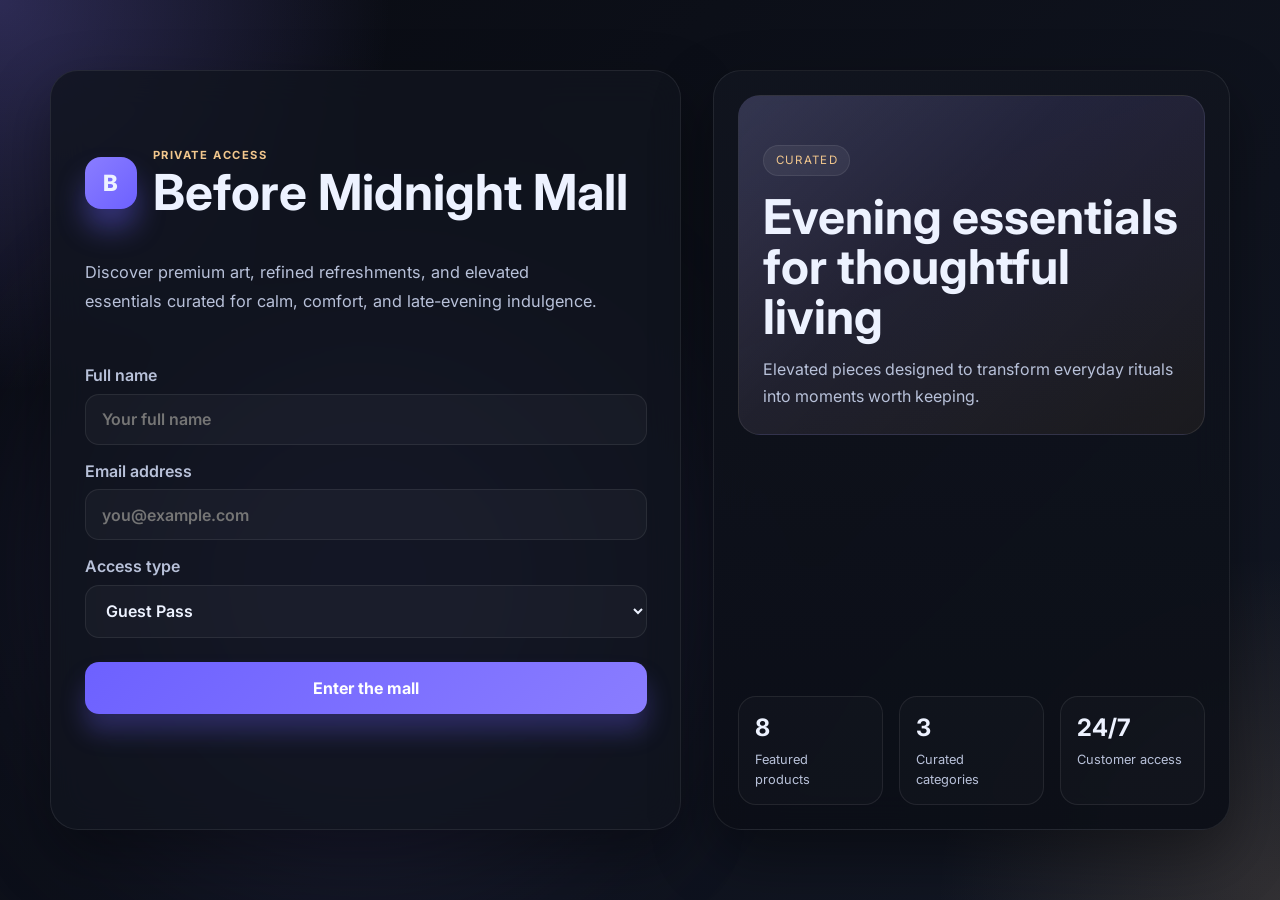
<file: before-midnight-mall/index.html>
<!DOCTYPE html>
<html lang="en">
  <head>
    <meta charset="UTF-8" />
    <meta name="viewport" content="width=device-width, initial-scale=1.0" />
    <title>Before Midnight Mall</title>
    <meta name="description" content="Before Midnight Mall brings curated art, refreshments, and evening essentials together in one refined shopping experience." />
    <link rel="preconnect" href="https://fonts.googleapis.com" />
    <link rel="preconnect" href="https://fonts.gstatic.com" crossorigin />
    <link href="https://fonts.googleapis.com/css2?family=Inter:wght@400;500;600;700;800&display=swap" rel="stylesheet" />
    <link rel="stylesheet" href="style.css" />
  </head>
  <body>
    <header class="site-header">
      <div class="container nav-wrap">
        <div class="brand">
          <span class="brand-mark">B</span>
          <span>Before Midnight Mall</span>
        </div>

        <nav class="main-nav" aria-label="Main navigation">
          <a href="#featured">Featured</a>
          <a href="#collections">Collections</a>
          <a href="#reviews">Reviews</a>
          <a href="#contact">Contact</a>
        </nav>

        <div class="account-shell">
          <span id="customerStatus" class="customer-status">Guest</span>
          <button id="guestLogoutBtn" class="cart-button secondary-logout" type="button" style="display: none;">Exit</button>
        </div>

        <button id="cartToggleButton" class="cart-button" type="button" aria-label="Open shopping cart">
          <span>Cart</span>
          <span id="cartCount" class="cart-count">0</span>
        </button>
      </div>
    </header>

    <main>
      <section class="hero">
        <div class="container hero-grid">
          <div class="hero-copy">
            <p class="eyebrow">Curated for better living</p>
            <h1>Thoughtful products for everyday rituals.</h1>
            <p class="hero-text">
              Discover elevated essentials that bring comfort, calm, and style into your home.
            </p>
            <div class="hero-actions">
              <a href="#featured" class="primary-btn">Shop now</a>
              <a href="#collections" class="secondary-btn">Explore collections</a>
            </div>
            <ul class="hero-meta">
              <li>Free shipping on orders over TZS 150,000</li>
              <li>30-day returns</li>
            </ul>
          </div>

          <div class="hero-visual" aria-label="Featured product showcase">
            <div class="hero-card feature-card">
              <img src="https://images.unsplash.com/photo-1517705008128-361805f42e86?auto=format&fit=crop&w=900&q=80" alt="Elegant featured product" />
              <div class="feature-card-copy">
                <span>Best seller</span>
                <h2>Black Devil with a Bright Smile</h2>
                <p>TZS 10,000</p>
              </div>
            </div>
          </div>
        </div>
      </section>

      <section class="trust-bar">
        <div class="container trust-grid">
          <div>Free shipping</div>
          <div>Small-batch design</div>
          <div>Premium materials</div>
          <div>Secure checkout</div>
        </div>
      </section>

      <section class="welcome-spotlight">
        <div class="container welcome-wrap">
          <div class="welcome-photo-frame welcome-night-scene" aria-label="Night scene illustration">
            <div class="night-sky-glow"></div>
            <div class="moon"></div>
            <div class="stars"></div>
          </div>

          <div class="welcome-copy">
            <p class="eyebrow">Welcome to Before Midnight Mall</p>
            <h2>Good evening, and thank you for being here.</h2>
            <p>
              We are delighted to welcome you to a quieter, more meaningful shopping experience where thoughtful
              living, premium design, and immersive details come together beautifully.
            </p>
            <p>
              Explore pieces chosen to make everyday moments feel more intentional, more comforting, and more special.
            </p>
            <a href="#featured" class="primary-btn">Explore the collection</a>
          </div>
        </div>
      </section>

      <section id="featured" class="catalog">
        <div class="container section-header">
          <div>
            <p class="eyebrow">Featured products</p>
            <h2>Our best-loved essentials</h2>
          </div>
          <a href="#collections" class="text-link">Browse all</a>
        </div>

        <div id="productGrid" class="product-grid" aria-live="polite"></div>
      </section>

      <section id="collections" class="collections">
        <div class="container section-header">
          <div>
            <p class="eyebrow">Shop by category</p>
            <h2>Art & refreshments for the evening ritual</h2>
          </div>
        </div>

        <div class="container collection-grid">
          <article class="collection-card">
            <div class="collection-image image-one"></div>
            <div class="collection-copy">
              <h3>Art & Objects</h3>
              <p>Curated pieces that add mood, story, and atmosphere to your space.</p>
            </div>
          </article>

          <article class="collection-card">
            <div class="collection-image image-two"></div>
            <div class="collection-copy">
              <h3>Refreshments</h3>
              <p>Thoughtful sips and midnight rituals made for slower evenings.</p>
            </div>
          </article>

          <article class="collection-card">
            <div class="collection-image image-three"></div>
            <div class="collection-copy">
              <h3>Studio Editions</h3>
              <p>Limited collections for cozy, intentional living and gifting.</p>
            </div>
          </article>
        </div>
      </section>

      <section id="reviews" class="reviews">
        <div class="container section-header narrow">
          <div>
            <p class="eyebrow">Customer love</p>
            <h2>People come back for the feeling</h2>
          </div>
        </div>

        <div class="container review-grid">
          <blockquote>
            “The quality is outstanding and the packaging feels premium. It instantly elevated my desk.”
            <footer>— Maya R.</footer>
          </blockquote>
          <blockquote>
            “I bought the candle and diffuser set for a gift, and it was such a beautiful experience.”
            <footer>— Jordan T.</footer>
          </blockquote>
          <blockquote>
            “Everything feels thoughtfully designed. It’s exactly the kind of brand I want to support.”
            <footer>— Lena P.</footer>
          </blockquote>
        </div>
      </section>
    </main>

    <aside class="cart-panel" id="cartPanel" aria-label="Shopping cart">
      <div class="cart-header">
        <h3>Your cart</h3>
        <button class="close-cart" aria-label="Close cart">×</button>
      </div>

      <div id="cartItems" class="cart-items"></div>

      <div class="cart-summary">
        <div class="summary-row">
          <span>Subtotal</span>
          <span id="subtotal">TZS 0</span>
        </div>
        <div class="summary-row">
          <span>Shipping</span>
          <span id="shipping">TZS 0</span>
        </div>
        <div class="summary-row total-row">
          <span>Total</span>
          <span id="total">TZS 0</span>
        </div>
        <button class="checkout-btn">Proceed to checkout</button>
      </div>
    </aside>

    <div class="checkout-modal-backdrop" id="checkoutModalBackdrop" aria-hidden="true">
      <div class="checkout-modal" role="dialog" aria-modal="true" aria-labelledby="checkoutModalTitle">
        <div class="modal-header">
          <div>
            <p class="eyebrow">Secure order</p>
            <h3 id="checkoutModalTitle">Checkout details</h3>
          </div>
          <button class="close-cart close-checkout" aria-label="Close checkout">×</button>
        </div>

        <form id="checkoutForm" class="checkout-form">
          <div class="form-grid">
            <label>
              Full name
              <input type="text" name="fullName" placeholder="Your full name" required />
            </label>
            <label>
              Email
              <input type="email" name="email" placeholder="you@example.com" required />
            </label>
            <label class="full-width">
              Street address
              <input type="text" name="address" placeholder="123 Market Street" required />
            </label>
            <label>
              City
              <input type="text" name="city" placeholder="Dar es Salaam" required />
            </label>
            <label>
              Postal code
              <input type="text" name="postalCode" placeholder="12345" required />
            </label>
            <label>
              Phone number
              <input type="tel" name="phone" placeholder="+255 712 345 678" required />
            </label>
            <label class="full-width">
              Exact delivery location
              <input type="text" name="location" placeholder="Mikocheni, near the station" required />
            </label>
          </div>

          <div class="checkout-summary-box">
            <span>Estimated total</span>
            <strong id="checkoutTotal">TZS 0</strong>
          </div>

          <button type="submit" class="primary-btn checkout-submit">Place order</button>
        </form>
      </div>
    </div>

    <script src="script.js"></script>
  </body>
</html>
</file>
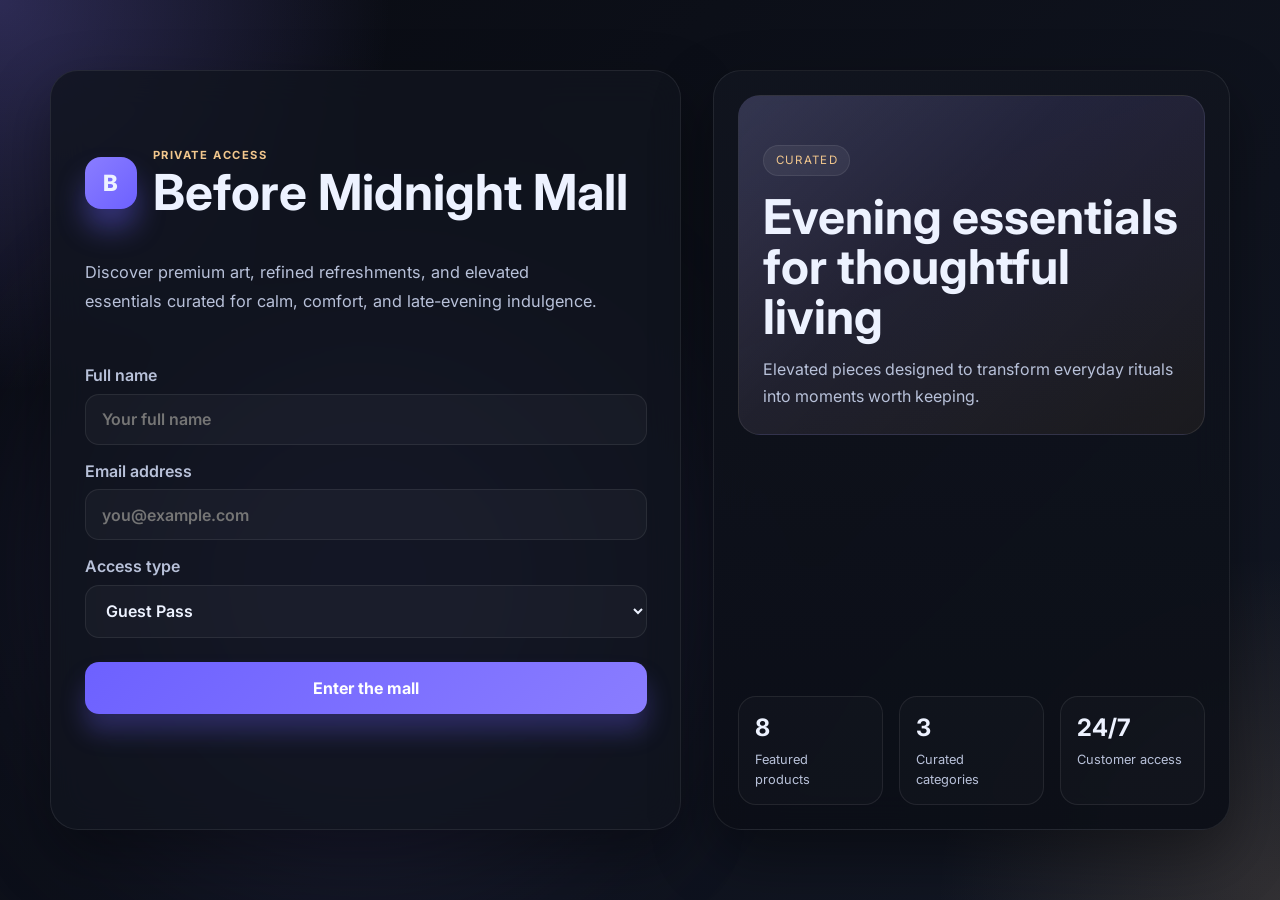
<file: before-midnight-mall/access.html>
<!DOCTYPE html>
<html lang="en">
  <head>
    <meta charset="UTF-8" />
    <meta name="viewport" content="width=device-width, initial-scale=1.0" />
    <title>Before Midnight Mall | Access</title>
    <meta name="description" content="Enter Before Midnight Mall and discover curated evening essentials." />
    <link rel="preconnect" href="https://fonts.googleapis.com" />
    <link rel="preconnect" href="https://fonts.gstatic.com" crossorigin />
    <link href="https://fonts.googleapis.com/css2?family=Inter:wght@400;500;600;700;800&display=swap" rel="stylesheet" />
    <link rel="stylesheet" href="access.css" />
  </head>
  <body>
    <div class="background-glow"></div>
    <main class="access-shell">
      <section class="access-panel">
        <div class="brand-row">
          <div class="brand-mark">B</div>
          <div>
            <p class="eyebrow">Private access</p>
            <h1>Before Midnight Mall</h1>
          </div>
        </div>

        <div class="hero-copy">
          <p>
            Discover premium art, refined refreshments, and elevated essentials curated for calm, comfort,
            and late-evening indulgence.
          </p>
        </div>

        <form id="accessForm" class="access-form">
          <label>
            Full name
            <input type="text" id="visitorName" name="visitorName" placeholder="Your full name" required />
          </label>

          <label>
            Email address
            <input type="email" id="visitorEmail" name="visitorEmail" placeholder="you@example.com" required />
          </label>

          <label>
            Access type
            <select id="accessType" name="accessType">
              <option value="Guest Pass">Guest Pass</option>
              <option value="Member Access">Member Access</option>
              <option value="Private Entry">Private Entry</option>
            </select>
          </label>

          <button type="submit" class="primary-btn">Enter the mall</button>
          <p id="accessMessage" class="access-message" aria-live="polite"></p>
        </form>
      </section>

      <section class="feature-panel" aria-label="Mall preview">
        <div class="feature-card feature-main">
          <span class="chip">Curated</span>
          <h2>Evening essentials for thoughtful living</h2>
          <p>Elevated pieces designed to transform everyday rituals into moments worth keeping.</p>
        </div>

        <div class="feature-meta">
          <div>
            <strong>8</strong>
            <span>Featured products</span>
          </div>
          <div>
            <strong>3</strong>
            <span>Curated categories</span>
          </div>
          <div>
            <strong>24/7</strong>
            <span>Customer access</span>
          </div>
        </div>
      </section>
    </main>

    <script src="access.js"></script>
  </body>
</html>
</file>
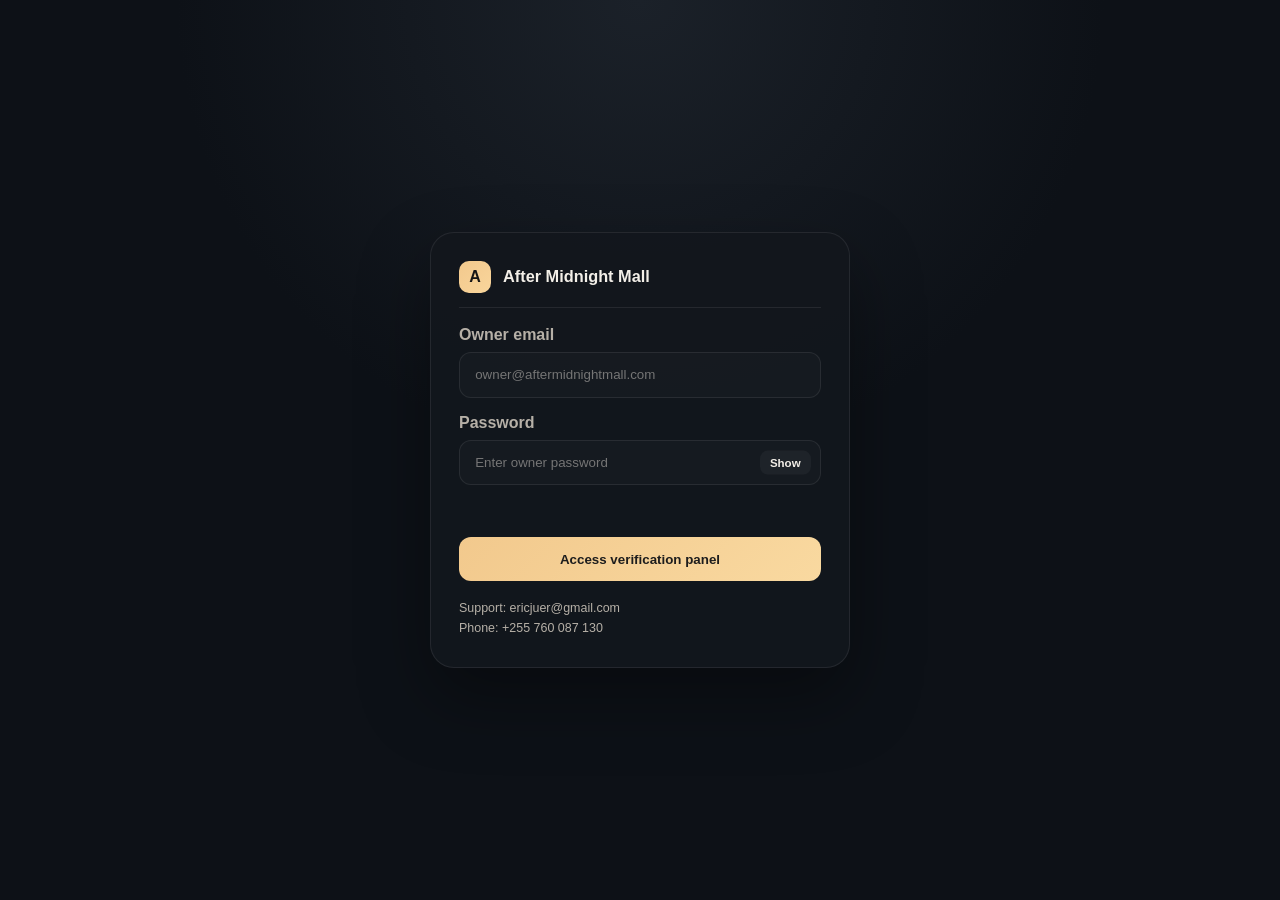
<file: storefront/admin-login.html>
<!DOCTYPE html>
<html lang="en">
  <head>
    <meta charset="UTF-8" />
    <meta name="viewport" content="width=device-width, initial-scale=1.0" />
    <title>After Midnight Mall | Owner Login</title>
    <style>
      :root {
        --bg: #0d1117;
        --bg-2: #171c22;
        --card: rgba(19, 23, 29, 0.94);
        --line: rgba(255,255,255,0.08);
        --text: #f3efe8;
        --muted: #b6b0a7;
        --accent: #f2c98d;
        --accent-strong: #f6d8a7;
        --error: #f08c8c;
      }

      * { box-sizing: border-box; }

      body {
        margin: 0;
        min-height: 100vh;
        display: grid;
        place-items: center;
        font-family: Inter, Arial, sans-serif;
        background: radial-gradient(circle at top, #1b2129, var(--bg) 42%);
        color: var(--text);
        padding: 24px;
      }

      .login-box {
        width: min(420px, 100%);
        background: var(--card);
        border: 1px solid var(--line);
        border-radius: 24px;
        padding: 28px;
        box-shadow: 0 30px 70px rgba(0,0,0,0.36);
      }

      .brand {
        display: flex;
        align-items: center;
        gap: 12px;
        margin-bottom: 18px;
        padding-bottom: 14px;
        border-bottom: 1px solid var(--line);
      }

      .brand-mark {
        width: 32px;
        height: 32px;
        display: grid;
        place-items: center;
        border-radius: 10px;
        background: linear-gradient(135deg, var(--accent), #f9d59b);
        color: #161515;
        font-weight: 800;
      }

      .brand-name {
        font-size: 1.02rem;
        font-weight: 700;
      }

      form {
        display: flex;
        flex-direction: column;
        gap: 16px;
      }

      label {
        display: flex;
        flex-direction: column;
        gap: 8px;
        color: var(--muted);
        font-weight: 600;
      }

      input {
        width: 100%;
        border: 1px solid var(--line);
        border-radius: 12px;
        background: rgba(255,255,255,0.02);
        color: var(--text);
        padding: 0.9rem 0.95rem;
      }

      input:focus {
        outline: none;
        border-color: rgba(242, 201, 141, 0.9);
        box-shadow: 0 0 0 4px rgba(242, 201, 141, 0.12);
      }

      button {
        border: none;
        border-radius: 12px;
        background: linear-gradient(135deg, var(--accent), #f9d9a0);
        color: #1d1d1d;
        padding: 0.9rem 1rem;
        font-weight: 800;
        cursor: pointer;
      }

      .message {
        min-height: 20px;
        font-size: 0.82rem;
      }

      .password-wrap {
        position: relative;
      }

      .password-wrap input {
        padding-right: 68px;
      }

      .toggle-password {
        position: absolute;
        right: 10px;
        top: 50%;
        transform: translateY(-50%);
        border: none;
        background: rgba(255,255,255,0.04);
        color: var(--text);
        border-radius: 8px;
        padding: 0.4rem 0.65rem;
        cursor: pointer;
        font-size: 0.72rem;
      }

      .message.error {
        color: var(--error);
      }

      .message.success {
        color: #9af0c7;
      }

      .quick-contact {
        margin-top: 18px;
        font-size: 0.78rem;
        line-height: 1.6;
        color: var(--muted);
      }
    </style>
  </head>
  <body>
    <div class="login-box">
      <div class="brand">
        <span class="brand-mark">A</span>
        <span class="brand-name">After Midnight Mall</span>
      </div>

      <form id="adminLoginForm">
        <label>
          Owner email
          <input id="ownerEmail" type="email" placeholder="owner@aftermidnightmall.com" required />
        </label>

        <label>
          Password
          <div class="password-wrap">
            <input id="ownerPassword" type="password" placeholder="Enter owner password" required />
            <button type="button" class="toggle-password" aria-label="Show password">Show</button>
          </div>
        </label>

        <div id="adminMessage" class="message" aria-live="polite"></div>
        <button type="submit">Access verification panel</button>
      </form>

      <div class="quick-contact">
        Support: ericjuer@gmail.com<br />
        Phone: +255 760 087 130
      </div>
    </div>

    <script>
      const form = document.getElementById('adminLoginForm');
      const message = document.getElementById('adminMessage');
      const togglePasswordButton = document.querySelector('.toggle-password');
      const ownerPasswordInput = document.getElementById('ownerPassword');
      const API_BASE = window.location.protocol === 'file:' ? 'http://127.0.0.1:5000' : '';

      async function fetchJson(url, options = {}) {
        const response = await fetch(`${API_BASE}${url}`, {
          headers: { 'Content-Type': 'application/json' },
          ...options,
        });

        const body = await response.json().catch(() => ({}));
        if (!response.ok) throw new Error(body.error || 'Request failed.');
        return body;
      }

      function setMessage(text, type) {
        message.textContent = text;
        message.className = `message ${type}`;
      }

      togglePasswordButton?.addEventListener('click', () => {
        const isPassword = ownerPasswordInput.type === 'password';
        ownerPasswordInput.type = isPassword ? 'text' : 'password';
        togglePasswordButton.textContent = isPassword ? 'Hide' : 'Show';
        togglePasswordButton.setAttribute('aria-label', isPassword ? 'Hide password' : 'Show password');
      });

      form.addEventListener('submit', async (event) => {
        event.preventDefault();

        const email = document.getElementById('ownerEmail').value.trim();
        const password = document.getElementById('ownerPassword').value.trim();

        try {
          const result = await fetchJson('/api/owner/login', {
            method: 'POST',
            body: JSON.stringify({ email, password }),
          });

          setMessage(result.message || 'Access granted. Redirecting...', 'success');
          setTimeout(() => {
            window.location.href = 'admin.html';
          }, 700);
        } catch (error) {
          setMessage(error.message || 'Invalid owner credentials.', 'error');
        }
      });
    </script>
  </body>
</html>
</file>
<file: before-midnight-mall/style.css>
:root {
  --bg: #07080d;
  --bg-2: #121320;
  --bg-3: #181826;
  --panel: rgba(17, 18, 27, 0.94);
  --card: rgba(23, 22, 34, 0.9);
  --card-strong: #1b1b2a;
  --text: #f5f1ff;
  --muted: #c1bad6;
  --line: rgba(190, 176, 232, 0.17);
  --accent: #bb9cff;
  --accent-strong: #8d68ff;
  --accent-soft: rgba(184, 146, 255, 0.16);
  --glow: rgba(168, 132, 250, 0.48);
  --warm: #f3d4b8;
  --shadow: 0 30px 60px rgba(0, 0, 0, 0.45);
}

* { box-sizing: border-box; }

html { scroll-behavior: smooth; }

body {
  margin: 0;
  font-family: 'Inter', sans-serif;
  background:
    radial-gradient(circle at top left, rgba(138, 106, 255, 0.30), transparent 26%),
    radial-gradient(circle at bottom right, rgba(188, 163, 255, 0.15), transparent 24%),
    linear-gradient(135deg, var(--bg) 0%, var(--bg-2) 45%, var(--bg-3) 100%);
  color: var(--text);
  min-height: 100vh;
  overflow-x: hidden;
}

body::before,
body::after {
  content: "";
  position: fixed;
  inset: auto;
  width: 36rem;
  height: 36rem;
  border-radius: 50%;
  filter: blur(80px);
  opacity: 0.35;
  pointer-events: none;
  z-index: 0;
}

body::before {
  top: -12rem;
  left: -8rem;
  background: rgba(146, 110, 255, 0.42);
}

body::after {
  right: -10rem;
  bottom: -12rem;
  background: rgba(186, 137, 255, 0.3);
}

img { max-width: 100%; display: block; }
a { color: inherit; text-decoration: none; }
button { font: inherit; }

.container {
  width: min(1120px, calc(100% - 32px));
  margin: 0 auto;
}

.site-header {
  position: sticky;
  top: 0;
  z-index: 20;
  backdrop-filter: blur(18px);
  background: rgba(10, 11, 18, 0.72);
  border-bottom: 1px solid var(--line);
}

.nav-wrap {
  display: flex;
  align-items: center;
  justify-content: space-between;
  gap: 20px;
  height: 78px;
}

.brand {
  display: inline-flex;
  align-items: center;
  gap: 0.7rem;
  font-weight: 700;
  letter-spacing: 0.02em;
}

.brand-mark {
  display: inline-grid;
  place-items: center;
  width: 34px;
  height: 34px;
  border-radius: 10px;
  background: linear-gradient(135deg, var(--accent-strong), var(--accent));
  color: white;
  font-size: 1rem;
  box-shadow: 0 10px 24px rgba(141, 103, 255, 0.45);
}

.main-nav {
  display: flex;
  align-items: center;
  gap: 30px;
  color: var(--muted);
  font-size: 0.95rem;
}

.main-nav a:hover {
  color: #fff;
}

.account-shell {
  display: inline-flex;
  align-items: center;
  gap: 10px;
}

.customer-status {
  display: inline-flex;
  align-items: center;
  background: rgba(141, 103, 255, 0.12);
  color: var(--accent);
  border-radius: 999px;
  padding: 0.45rem 0.8rem;
  font-size: 0.78rem;
  font-weight: 700;
  border: 1px solid rgba(184, 146, 255, 0.2);
}

.cart-button {
  border: 1px solid var(--line);
  background: rgba(255, 255, 255, 0.02);
  color: var(--text);
  border-radius: 999px;
  padding: 0.7rem 1rem;
  font-weight: 600;
  display: inline-flex;
  align-items: center;
  gap: 0.75rem;
  cursor: pointer;
}

.secondary-logout {
  background: rgba(255, 255, 255, 0.02);
  border-color: rgba(184, 146, 255, 0.16);
  color: var(--text);
}

.cart-count {
  display: inline-grid;
  place-items: center;
  min-width: 28px;
  height: 28px;
  background: linear-gradient(135deg, var(--accent), var(--accent-strong));
  color: white;
  border-radius: 50%;
  font-size: 0.8rem;
  box-shadow: 0 10px 20px rgba(141, 103, 255, 0.4);
}

.hero {
  padding: 64px 0 36px;
  position: relative;
  z-index: 1;
}

.hero-grid {
  display: grid;
  grid-template-columns: 1.1fr 0.9fr;
  align-items: center;
  gap: 40px;
}

.eyebrow {
  margin: 0 0 12px;
  color: var(--accent);
  text-transform: uppercase;
  letter-spacing: 0.14em;
  font-size: 0.72rem;
  font-weight: 700;
}

h1, h2, h3, h4, p { margin-top: 0; }

.hero-copy h1 {
  font-size: clamp(2.8rem, 5vw, 5rem);
  line-height: 0.96;
  letter-spacing: -0.06em;
  margin-bottom: 1rem;
}

.hero-text {
  color: var(--muted);
  font-size: 1.05rem;
  line-height: 1.8;
  max-width: 54ch;
}

.hero-actions {
  display: flex;
  align-items: center;
  flex-wrap: wrap;
  gap: 1rem;
  margin: 2rem 0 1.5rem;
}

.primary-btn, .secondary-btn {
  display: inline-flex;
  align-items: center;
  justify-content: center;
  border-radius: 999px;
  padding: 0.9rem 1.3rem;
  font-weight: 700;
  transition: transform 0.2s ease;
}

.primary-btn {
  background: linear-gradient(135deg, var(--accent-strong), var(--accent));
  color: white;
  box-shadow: 0 18px 28px rgba(141, 103, 255, 0.28);
}

.secondary-btn {
  border: 1px solid var(--line);
  background: rgba(255, 255, 255, 0.02);
  color: var(--text);
}

.primary-btn:hover, .secondary-btn:hover {
  transform: translateY(-2px);
}

.hero-meta {
  list-style: none;
  margin: 0;
  padding: 0;
  display: flex;
  flex-wrap: wrap;
  gap: 1.2rem;
  color: var(--muted);
  font-size: 0.92rem;
}

.hero-visual { position: relative; }

.feature-card {
  position: relative;
  overflow: hidden;
  border-radius: 28px;
  border: 1px solid var(--line);
  background: rgba(18, 23, 36, 0.9);
  box-shadow: var(--shadow);
}

.feature-card img {
  width: 100%;
  height: 540px;
  object-fit: cover;
  display: block;
}

.feature-card-copy {
  position: absolute;
  left: 24px;
  right: 24px;
  bottom: 22px;
  background: rgba(10, 10, 15, 0.55);
  backdrop-filter: blur(8px);
  border: 1px solid rgba(255,255,255,0.08);
  border-radius: 18px;
  padding: 16px 18px;
}

.feature-card-copy span {
  display: inline-block;
  font-size: 0.7rem;
  letter-spacing: 0.12em;
  text-transform: uppercase;
  color: var(--warm);
  margin-bottom: 0.5rem;
}

.feature-card-copy h2 {
  margin-bottom: 0.4rem;
  font-size: clamp(1.5rem, 2vw, 2rem);
}

.feature-card-copy p {
  margin: 0;
  font-size: 1rem;
  color: var(--muted);
}

.trust-bar {
  padding: 12px 0 0;
  position: relative;
  z-index: 1;
}

.trust-grid {
  display: grid;
  grid-template-columns: repeat(4, 1fr);
  gap: 12px;
  text-align: center;
  padding: 1rem 0;
}

.trust-grid div {
  border: 1px solid var(--line);
  background: rgba(255,255,255,0.02);
  border-radius: 999px;
  padding: 0.8rem 1rem;
  color: var(--muted);
  font-weight: 600;
}

.welcome-spotlight,
.catalog,
.collections,
.reviews {
  padding: 86px 0 0;
  position: relative;
  z-index: 1;
}

.welcome-wrap {
  display: grid;
  grid-template-columns: 0.9fr 1.1fr;
  gap: 2rem;
  align-items: center;
}

.welcome-photo-frame {
  background: linear-gradient(160deg, rgba(96, 83, 160, 0.4), rgba(18, 23, 36, 0.8));
  border: 1px solid var(--line);
  border-radius: 30px;
  min-height: 420px;
  overflow: hidden;
  position: relative;
}

.night-sky-glow {
  position: absolute;
  inset: 0;
  background: radial-gradient(circle at 50% 30%, rgba(255,255,255,0.22), transparent 24%);
}

.moon {
  position: absolute;
  width: 90px;
  height: 90px;
  border-radius: 50%;
  top: 70px;
  right: 72px;
  background: rgba(255, 240, 198, 0.9);
  box-shadow: 0 0 40px rgba(255, 245, 188, 0.5);
}

.stars {
  position: absolute;
  inset: 0;
  background-image:
    radial-gradient(circle, rgba(255,255,255,0.9) 1.5px, transparent 1.7px),
    radial-gradient(circle, rgba(255,255,255,0.6) 1.5px, transparent 1.8px),
    radial-gradient(circle, rgba(255,255,255,0.75) 1.2px, transparent 1.5px);
  background-position: 10% 18%, 30% 42%, 70% 20%;
  background-size: 110px 110px;
}

.welcome-copy h2 {
  font-size: clamp(2rem, 3vw, 3rem);
  line-height: 1.08;
  margin-bottom: 1rem;
}

.welcome-copy p {
  color: var(--muted);
  line-height: 1.8;
  margin-bottom: 1.2rem;
}

.section-header {
  display: flex;
  align-items: end;
  justify-content: space-between;
  gap: 1rem;
  margin-bottom: 2rem;
}

.section-header h2 {
  margin: 0;
  font-size: clamp(2rem, 3vw, 2.6rem);
}

.text-link {
  color: var(--accent);
  font-weight: 700;
}

.product-grid {
  width: min(1120px, calc(100% - 32px));
  margin: 0 auto;
  display: grid;
  grid-template-columns: repeat(4, minmax(0, 1fr));
  gap: 1.3rem;
}

.product-card {
  background: rgba(23, 22, 34, 0.9);
  border: 1px solid var(--line);
  border-radius: 20px;
  overflow: hidden;
  display: flex;
  flex-direction: column;
}

.product-image {
  position: relative;
  padding: 0;
  border-bottom: 1px solid var(--line);
}

.product-image img {
  width: 100%;
  height: 240px;
  object-fit: cover;
}

.product-badge {
  position: absolute;
  left: 16px;
  top: 16px;
  border-radius: 999px;
  padding: 0.42rem 0.7rem;
  border: 1px solid rgba(255,255,255,0.1);
  background: rgba(10, 10, 15, 0.45);
  color: var(--warm);
  font-size: 0.7rem;
  font-weight: 700;
  text-transform: uppercase;
  letter-spacing: 0.08em;
}

.product-copy {
  display: flex;
  flex-direction: column;
  gap: 0.75rem;
  padding: 1rem 1rem 1.2rem;
}

.product-head {
  display: flex;
  align-items: center;
  justify-content: space-between;
  gap: 1rem;
}

.product-head h3 {
  font-size: 1.1rem;
  margin: 0;
}

.price {
  color: var(--warm);
  font-weight: 700;
  white-space: nowrap;
}

.product-category,
.product-copy p {
  color: var(--muted);
  line-height: 1.6;
  margin: 0;
}

.product-meta {
  display: flex;
  align-items: center;
  justify-content: space-between;
  gap: 0.8rem;
  margin-top: auto;
}

.rating {
  color: #ffd26d;
  font-weight: 700;
}

.add-btn {
  border: none;
  border-radius: 999px;
  padding: 0.72rem 1rem;
  background: linear-gradient(135deg, var(--accent-strong), var(--accent));
  color: white;
  font-weight: 700;
  cursor: pointer;
}

.collections .collection-grid {
  width: min(1120px, calc(100% - 32px));
  margin: 0 auto;
  display: grid;
  grid-template-columns: repeat(3, minmax(0, 1fr));
  gap: 1.5rem;
}

.collection-card {
  border: 1px solid var(--line);
  border-radius: 22px;
  overflow: hidden;
  background: rgba(18, 20, 32, 0.9);
}

.collection-image {
  height: 240px;
  background-size: cover;
  background-position: center;
}

.image-one { background-image: url('https://images.unsplash.com/photo-1513694203232-719a280e022f?auto=format&fit=crop&w=900&q=80'); }
.image-two { background-image: url('https://images.unsplash.com/photo-1517248135467-4c7edcad34c4?auto=format&fit=crop&w=900&q=80'); }
.image-three { background-image: url('https://images.unsplash.com/photo-1524758631624-e2822e304c36?auto=format&fit=crop&w=900&q=80'); }

.collection-copy {
  padding: 1.3rem;
}

.collection-copy h3 {
  margin-bottom: 0.6rem;
}

.collection-copy p {
  margin: 0;
  color: var(--muted);
  line-height: 1.7;
}

.reviews {
  padding-bottom: 80px;
}

.review-grid {
  width: min(1120px, calc(100% - 32px));
  margin: 0 auto;
  display: grid;
  grid-template-columns: repeat(3, minmax(0, 1fr));
  gap: 1.2rem;
}

.review-grid blockquote {
  margin: 0;
  border: 1px solid var(--line);
  border-radius: 20px;
  background: rgba(18, 20, 32, 0.9);
  padding: 1.3rem;
  color: var(--muted);
  line-height: 1.7;
}

.review-grid footer {
  margin-top: 1rem;
  color: var(--warm);
  font-weight: 700;
}

.cart-panel {
  position: fixed;
  top: 0;
  right: 0;
  width: min(420px, 100%);
  height: 100vh;
  background: rgba(10, 11, 18, 0.96);
  border-left: 1px solid var(--line);
  transform: translateX(105%);
  transition: transform 0.25s ease;
  display: flex;
  flex-direction: column;
  z-index: 30;
}

.cart-panel.open {
  transform: translateX(0);
}

.cart-header {
  display: flex;
  align-items: center;
  justify-content: space-between;
  padding: 1.2rem 1.2rem 0.8rem;
  border-bottom: 1px solid var(--line);
}

.close-cart {
  background: transparent;
  border: none;
  color: var(--text);
  font-size: 2rem;
  cursor: pointer;
  line-height: 1;
}

.cart-items {
  flex: 1;
  padding: 1rem 1rem 0;
  overflow: auto;
}

.cart-item {
  display: grid;
  grid-template-columns: 80px 1fr auto;
  gap: 0.8rem;
  align-items: center;
  border: 1px solid var(--line);
  background: rgba(255,255,255,0.02);
  border-radius: 16px;
  padding: 0.7rem;
  margin-bottom: 0.8rem;
}

.cart-item img {
  width: 80px;
  height: 80px;
  object-fit: cover;
  border-radius: 12px;
}

.cart-item h4 {
  margin: 0 0 0.2rem;
  font-size: 0.96rem;
}

.cart-item p {
  margin: 0 0 0.45rem;
  color: var(--muted);
  font-size: 0.8rem;
}

.item-controls {
  display: inline-flex;
  align-items: center;
  gap: 0.5rem;
}

.qty-btn {
  width: 28px;
  height: 28px;
  border-radius: 50%;
  border: 1px solid var(--line);
  background: rgba(255,255,255,0.03);
  color: var(--text);
  cursor: pointer;
}

.item-price {
  font-weight: 700;
  color: var(--warm);
}

.empty-cart {
  color: var(--muted);
  text-align: center;
  margin-top: 2rem;
}

.cart-summary {
  border-top: 1px solid var(--line);
  padding: 1rem 1rem 1.2rem;
}

.summary-row {
  display: flex;
  align-items: center;
  justify-content: space-between;
  margin-bottom: 0.7rem;
  color: var(--muted);
}

.total-row {
  color: var(--text);
  font-weight: 700;
  font-size: 1.1rem;
}

.checkout-btn,
.checkout-submit {
  width: 100%;
  margin-top: 0.8rem;
}

.checkout-modal-backdrop {
  position: fixed;
  inset: 0;
  background: rgba(3, 4, 8, 0.72);
  display: none;
  place-items: center;
  z-index: 40;
}

.checkout-modal-backdrop.open {
  display: grid;
}

.checkout-modal {
  width: min(620px, calc(100% - 24px));
  background: rgba(11, 13, 21, 0.98);
  border: 1px solid var(--line);
  border-radius: 22px;
  box-shadow: var(--shadow);
  padding: 1.2rem;
}

.modal-header {
  display: flex;
  align-items: center;
  justify-content: space-between;
  gap: 1rem;
  margin-bottom: 1rem;
}

.checkout-form {
  display: grid;
  gap: 1rem;
}

.form-grid {
  display: grid;
  grid-template-columns: repeat(2, minmax(0, 1fr));
  gap: 1rem;
}

.checkout-form label {
  display: grid;
  gap: 0.45rem;
  color: var(--muted);
  font-weight: 600;
}

.checkout-form input {
  width: 100%;
  border: 1px solid var(--line);
  background: rgba(255,255,255,0.03);
  color: var(--text);
  border-radius: 12px;
  padding: 0.8rem 0.9rem;
  font: inherit;
}

.full-width {
  grid-column: 1 / -1;
}

.checkout-summary-box {
  display: flex;
  align-items: center;
  justify-content: space-between;
  border: 1px solid var(--line);
  border-radius: 16px;
  background: rgba(255,255,255,0.02);
  padding: 0.9rem 1rem;
  color: var(--muted);
}

.checkout-summary-box strong {
  color: var(--text);
  font-size: 1.1rem;
}

@media (max-width: 900px) {
  .hero-grid,
  .welcome-wrap,
  .product-grid,
  .collections .collection-grid,
  .review-grid {
    grid-template-columns: 1fr;
  }

  .trust-grid {
    grid-template-columns: repeat(2, minmax(0, 1fr));
  }

  .main-nav {
    display: none;
  }
}
</file>
<file: before-midnight-mall/access.css>
:root {
  --bg: #090b12;
  --bg-soft: #121724;
  --panel: rgba(17, 21, 31, 0.8);
  --panel-strong: rgba(18, 23, 36, 0.96);
  --card: rgba(19, 24, 38, 0.88);
  --text: #edf2ff;
  --muted: #b8c1d9;
  --line: rgba(255, 255, 255, 0.08);
  --accent: #8a7dff;
  --accent-strong: #6d61ff;
  --warm: #f2c78d;
  --success: #56d39a;
  --shadow: 0 25px 60px rgba(0, 0, 0, 0.38);
}

* { box-sizing: border-box; }

html, body {
  margin: 0;
  min-height: 100%;
  font-family: 'Inter', sans-serif;
  background:
    radial-gradient(circle at top left, rgba(138, 125, 255, 0.28), transparent 25%),
    radial-gradient(circle at bottom right, rgba(242, 199, 141, 0.14), transparent 22%),
    linear-gradient(135deg, var(--bg) 0%, var(--bg-soft) 100%);
  color: var(--text);
}

body {
  min-height: 100vh;
  display: grid;
  place-items: center;
  overflow: hidden;
}

.background-glow {
  position: fixed;
  inset: auto auto 8% 8%;
  width: 32rem;
  height: 32rem;
  background: rgba(138, 125, 255, 0.18);
  filter: blur(110px);
  border-radius: 50%;
  pointer-events: none;
}

.access-shell {
  width: min(1180px, calc(100% - 32px));
  min-height: 760px;
  display: grid;
  grid-template-columns: 1.1fr 0.9fr;
  gap: 2rem;
  position: relative;
  z-index: 1;
}

.access-panel,
.feature-panel {
  background: var(--panel);
  border: 1px solid var(--line);
  border-radius: 28px;
  box-shadow: var(--shadow);
  backdrop-filter: blur(18px);
}

.access-panel {
  padding: 2.25rem 2.1rem;
  display: flex;
  flex-direction: column;
  justify-content: center;
}

.brand-row {
  display: inline-flex;
  align-items: center;
  gap: 1rem;
  margin-bottom: 1.5rem;
}

.brand-mark {
  width: 52px;
  height: 52px;
  border-radius: 16px;
  display: grid;
  place-items: center;
  background: linear-gradient(135deg, var(--accent), var(--accent-strong));
  box-shadow: 0 20px 28px rgba(109, 97, 255, 0.38);
  font-weight: 800;
  font-size: 1.4rem;
}

.eyebrow {
  margin: 0 0 0.2rem;
  color: var(--warm);
  text-transform: uppercase;
  letter-spacing: 0.14em;
  font-size: 0.7rem;
  font-weight: 700;
}

h1 {
  margin: 0;
  font-size: clamp(2.1rem, 4vw, 3.1rem);
  line-height: 1.05;
}

.hero-copy {
  margin-bottom: 2rem;
  color: var(--muted);
  font-size: 1.02rem;
  line-height: 1.8;
  max-width: 52ch;
}

.access-form {
  display: grid;
  gap: 1rem;
}

.access-form label {
  display: grid;
  gap: 0.55rem;
  color: var(--muted);
  font-weight: 600;
}

.access-form input,
.access-form select {
  width: 100%;
  border: 1px solid var(--line);
  background: rgba(255, 255, 255, 0.03);
  color: var(--text);
  border-radius: 14px;
  padding: 0.9rem 1rem;
  font: inherit;
  outline: none;
}

.access-form input:focus,
.access-form select:focus {
  border-color: rgba(138, 125, 255, 0.85);
  box-shadow: 0 0 0 4px rgba(138, 125, 255, 0.12);
}

.primary-btn {
  margin-top: 0.5rem;
  border: none;
  border-radius: 14px;
  background: linear-gradient(135deg, var(--accent-strong), var(--accent));
  color: white;
  padding: 1rem 1.1rem;
  font: inherit;
  font-weight: 700;
  cursor: pointer;
  transition: transform 200ms ease, box-shadow 200ms ease;
  box-shadow: 0 18px 24px rgba(109, 97, 255, 0.28);
}

.primary-btn:hover {
  transform: translateY(-2px);
}

.access-message {
  min-height: 22px;
  margin: 0;
  color: var(--muted);
  font-size: 0.95rem;
}

.feature-panel {
  display: flex;
  flex-direction: column;
  justify-content: space-between;
  padding: 1.5rem;
  background: linear-gradient(180deg, rgba(17, 21, 31, 0.9), rgba(11, 14, 22, 0.9));
}

.feature-card {
  background: linear-gradient(160deg, rgba(138, 125, 255, 0.16), rgba(242, 199, 141, 0.08));
  border: 1px solid var(--line);
  border-radius: 22px;
  padding: 1.5rem;
  min-height: 340px;
  display: flex;
  flex-direction: column;
  justify-content: flex-end;
  position: relative;
  overflow: hidden;
}

.feature-card::before {
  content: "";
  position: absolute;
  inset: 0;
  background: linear-gradient(135deg, rgba(255,255,255,0.08), transparent 42%, rgba(0,0,0,0.16));
}

.feature-card > * {
  position: relative;
  z-index: 1;
}

.chip {
  display: inline-flex;
  width: fit-content;
  padding: 0.45rem 0.7rem;
  border-radius: 999px;
  background: rgba(255, 255, 255, 0.06);
  border: 1px solid var(--line);
  margin-bottom: 1rem;
  font-size: 0.72rem;
  text-transform: uppercase;
  letter-spacing: 0.12em;
  color: var(--warm);
}

.feature-card h2 {
  margin: 0 0 0.8rem;
  font-size: clamp(2rem, 4vw, 3rem);
  line-height: 1.05;
}

.feature-card p {
  margin: 0;
  color: var(--muted);
  line-height: 1.7;
}

.feature-meta {
  display: grid;
  grid-template-columns: repeat(3, minmax(0, 1fr));
  gap: 1rem;
  margin-top: 1.25rem;
}

.feature-meta div {
  background: rgba(255, 255, 255, 0.02);
  border: 1px solid var(--line);
  border-radius: 18px;
  padding: 1rem;
}

.feature-meta strong {
  display: block;
  font-size: 1.5rem;
  margin-bottom: 0.35rem;
}

.feature-meta span {
  color: var(--muted);
  font-size: 0.8rem;
}

@media (max-width: 900px) {
  .access-shell {
    grid-template-columns: 1fr;
    min-height: unset;
    padding: 24px 0 40px;
  }

  .feature-panel {
    min-height: 320px;
  }
}
</file>
